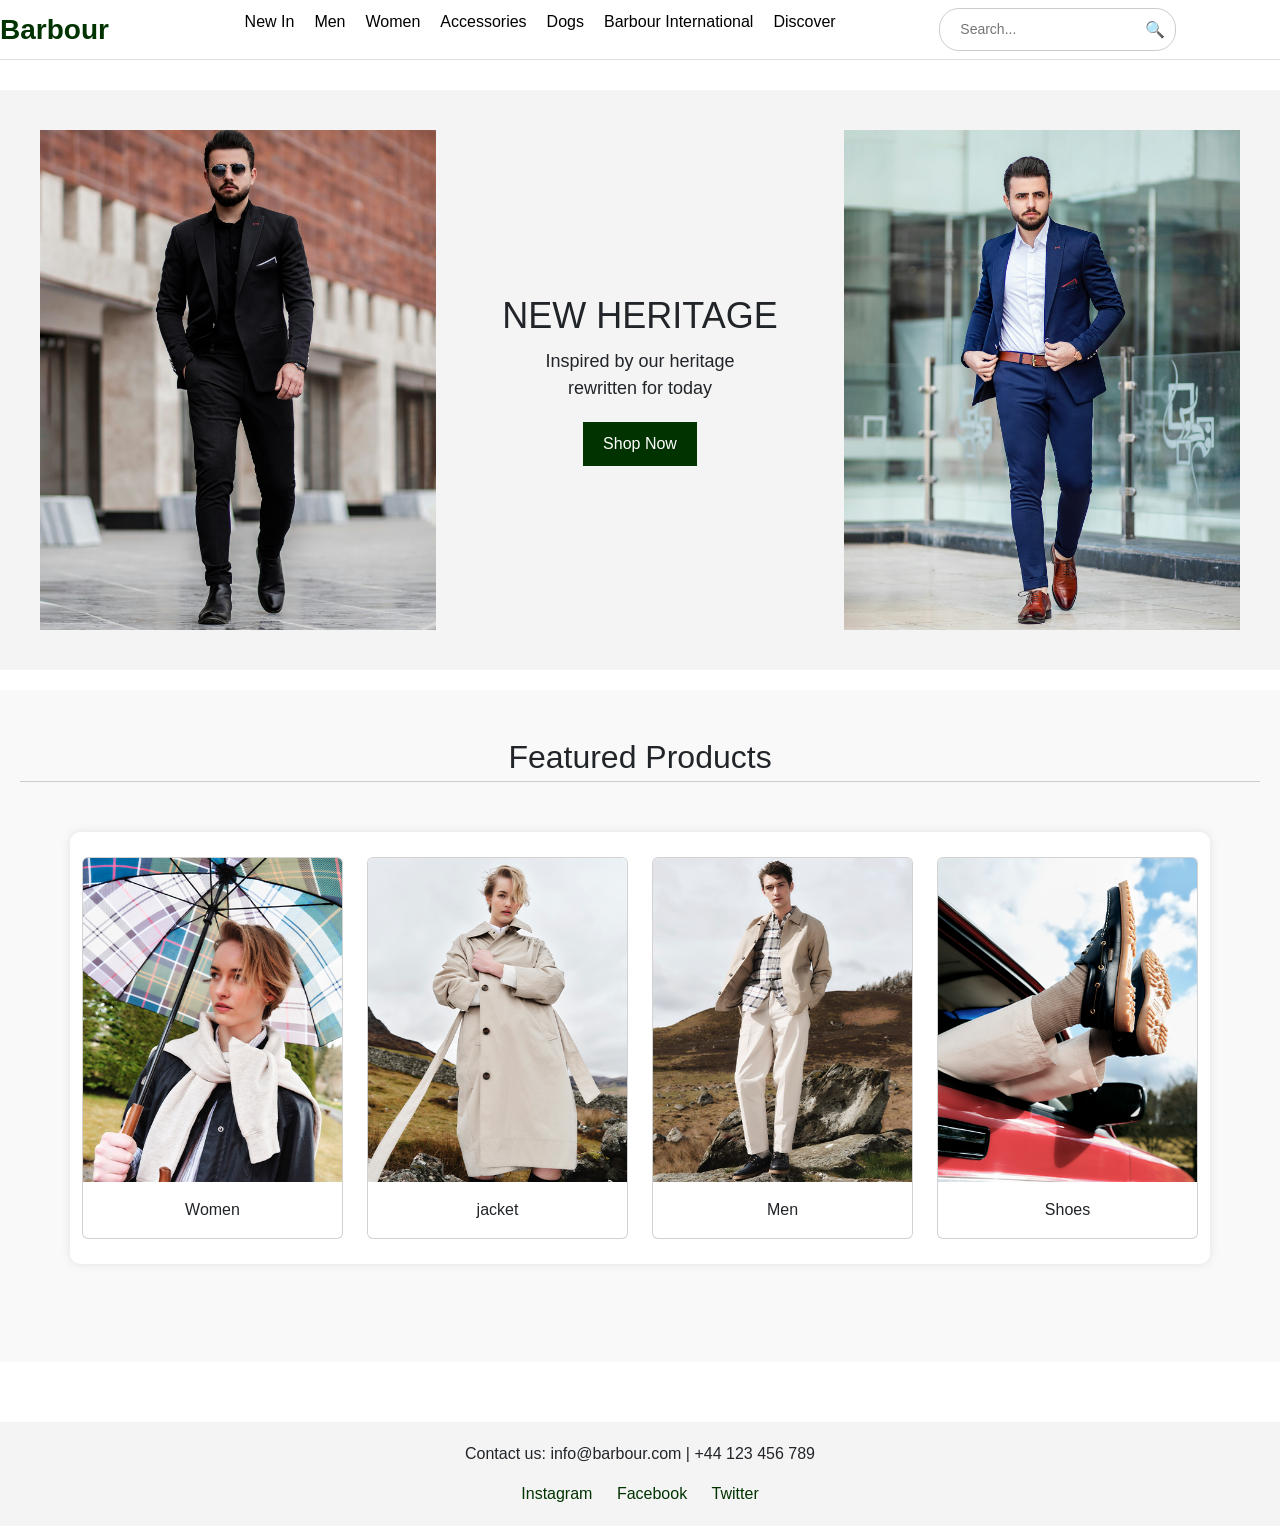
<file: index.html>
<!DOCTYPE html>
<html lang="en">
<head>
  <meta charset="UTF-8">
  <meta name="viewport" content="width=device-width, initial-scale=1.0">
  <title>Barbour - New Heritage</title>
  <link rel="stylesheet" href="style.css">

  <!-- Bootstrap CSS -->
<link href="https://cdn.jsdelivr.net/npm/bootstrap@5.3.2/dist/css/bootstrap.min.css" rel="stylesheet">

</head>
<body>
  <!-- Navigation Bar -->
  <header class="navbar">
    <div class="logo">Barbour</div>
    <nav>
      <ul>
        <li><a href="#">New In</a></li>
        <li><a href="#">Men</a></li>
        <li><a href="#">Women</a></li>
        <li><a href="#">Accessories</a></li>
        <li><a href="#">Dogs</a></li>
        <li><a href="#">Barbour International</a></li>
        <li><a href="#">Discover</a></li>
      </ul>
    </nav>
    <div class="search-bar">
  <input type="text" placeholder="Search...">
  <button type="submit">&#128269;</button>
</div>
<nav>
 
  

  </header>

  <!-- Hero Section -->
  <section class="hero">
    <div class="hero-image left"></div>
    <div class="hero-text">
      <h1>NEW HERITAGE</h1>
      <p>Inspired by our heritage<br>rewritten for today</p>
      <a href="#" class="shop-btn">Shop Now</a>
    </div>
    <div class="hero-image right"></div>
  </section>

  <section class="featured-products text-center py-5">
    <h2 class="mb-4">Featured Products</h2>
    <div class="container">
      <div class="row g-4">
        <div class="col-12 col-sm-6 col-lg-3">
          <div class="card h-100">
            <img src="WOMENS_ACCESSORIES_1.webp" class="card-img-top" alt="Product 1">
            <div class="card-body">
              <p class="card-text">Women</p>
            </div>
          </div>
        </div>
        <div class="col-12 col-sm-6 col-lg-3">
          <div class="card h-100">
            <img src="WOMENS_JACKET_DROP_ONE.webp" class="card-img-top" alt="Product 2">
            <div class="card-body">
              <p class="card-text">jacket</p>
            </div>
          </div>
        </div>
        <div class="col-12 col-sm-6 col-lg-3">
          <div class="card h-100">
            <img src="MENS_JACKETS.webp" class="card-img-top" alt="Product 3">
            <div class="card-body">
              <p class="card-text">Men</p>
            </div>
          </div>
        </div>
        <div class="col-12 col-sm-6 col-lg-3">
          <div class="card h-100">
            <img src="SS25_FOOTWEAR.webp" class="card-img-top" alt="Product 4">
            <div class="card-body">
              <p class="card-text">Shoes</p>
            </div>
          </div>
        </div>
      </div>
    </div>
  </section>




</body>
</html>

  
  

  <!-- Footer -->
  <footer>
    <p>Contact us: info@barbour.com | +44 123 456 789</p>
    <div class="socials">
      <a href="#">Instagram</a>
      <a href="#">Facebook</a>
      <a href="#">Twitter</a>
    </div>
  </footer>
  
  <!-- Bootstrap JS Bundle with Popper -->
<script src="https://cdn.jsdelivr.net/npm/bootstrap@5.3.2/dist/js/bootstrap.bundle.min.js"></script>


</body>
</html>
</file>
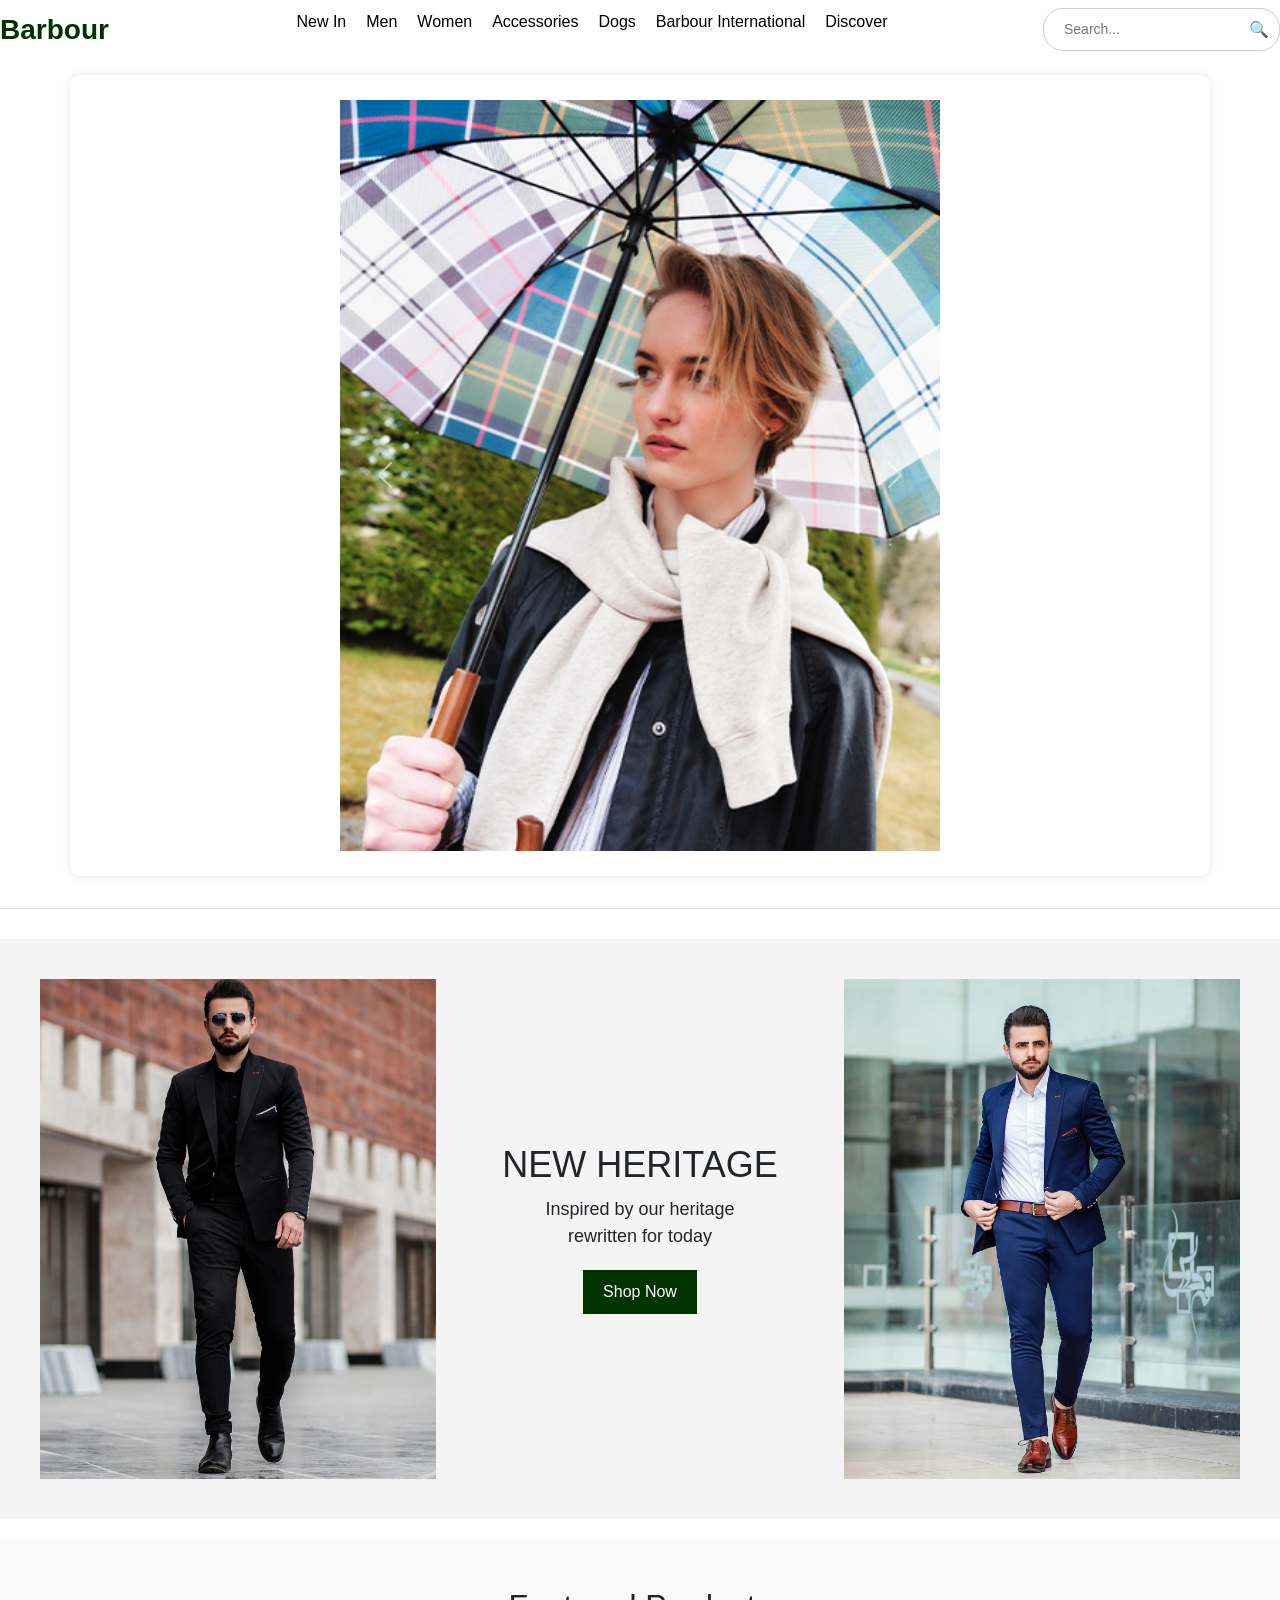
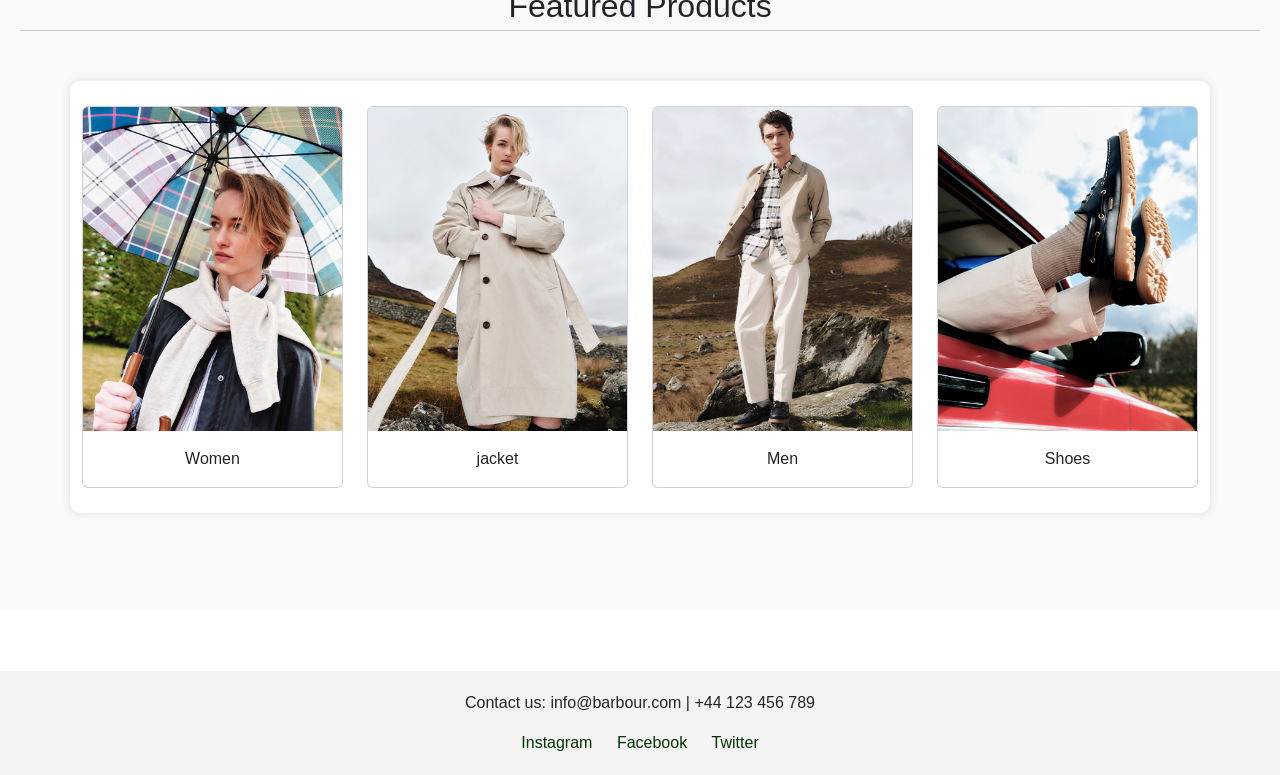
<file: bootstrap.html>
<!DOCTYPE html>
<html lang="en">
<head>
  <meta charset="UTF-8">
  <meta name="viewport" content="width=device-width, initial-scale=1.0">
  <title>Barbour - New Heritage</title>
  <link rel="stylesheet" href="style.css">

  <!-- Bootstrap CSS -->
<link href="https://cdn.jsdelivr.net/npm/bootstrap@5.3.2/dist/css/bootstrap.min.css" rel="stylesheet">

</head>
<body>
  <!-- Navigation Bar -->
  <header class="navbar">
    <div class="logo">Barbour</div>
    <nav>
      <ul>
        <li><a href="#">New In</a></li>
        <li><a href="#">Men</a></li>
        <li><a href="#">Women</a></li>
        <li><a href="#">Accessories</a></li>
        <li><a href="#">Dogs</a></li>
        <li><a href="#">Barbour International</a></li>
        <li><a href="#">Discover</a></li>
      </ul>
    </nav>
    <div class="search-bar">
  <input type="text" placeholder="Search...">
  <button type="submit">&#128269;</button>
</div>


<div class="container d-flex justify-content-center my-4">
    <div id="homeCarousel" class="carousel slide w-100" style="max-width: 600px;" data-bs-ride="carousel" data-bs-interval="3000">
      <div class="carousel-inner">
        <div class="carousel-item active">
          <img src="WOMENS_ACCESSORIES_1.webp" class="d-block w-100" alt="Slide 1">
        </div>
        <div class="carousel-item">
          <img src="SS25_FOOTWEAR.webp" class="d-block w-100" alt="Slide 2">
        </div>
        <div class="carousel-item">
          <img src="MENS_JACKETS.webp" class="d-block w-100" alt="Slide 3">
        </div>
      </div>
  
      <!-- Carousel controls -->
      <button class="carousel-control-prev" type="button" data-bs-target="#homeCarousel" data-bs-slide="prev">
        <span class="carousel-control-prev-icon" aria-hidden="true"></span>
        <span class="visually-hidden">Previous</span>
      </button>
      <button class="carousel-control-next" type="button" data-bs-target="#homeCarousel" data-bs-slide="next">
        <span class="carousel-control-next-icon" aria-hidden="true"></span>
        <span class="visually-hidden">Next</span>
      </button>
    </div>
  </div>
  
  

  </header>

  <!-- Hero Section -->
  <section class="hero">
    <div class="hero-image left"></div>
    <div class="hero-text">
      <h1>NEW HERITAGE</h1>
      <p>Inspired by our heritage<br>rewritten for today</p>
      <a href="#" class="shop-btn">Shop Now</a>
    </div>
    <div class="hero-image right"></div>
  </section>

  <section class="featured-products text-center py-5">
    <h2 class="mb-4">Featured Products</h2>
    <div class="container">
      <div class="row g-4">
        <div class="col-12 col-sm-6 col-lg-3">
          <div class="card h-100">
            <img src="WOMENS_ACCESSORIES_1.webp" class="card-img-top" alt="Product 1">
            <div class="card-body">
              <p class="card-text">Women</p>
            </div>
          </div>
        </div>
        <div class="col-12 col-sm-6 col-lg-3">
          <div class="card h-100">
            <img src="WOMENS_JACKET_DROP_ONE.webp" class="card-img-top" alt="Product 2">
            <div class="card-body">
              <p class="card-text">jacket</p>
            </div>
          </div>
        </div>
        <div class="col-12 col-sm-6 col-lg-3">
          <div class="card h-100">
            <img src="MENS_JACKETS.webp" class="card-img-top" alt="Product 3">
            <div class="card-body">
              <p class="card-text">Men</p>
            </div>
          </div>
        </div>
        <div class="col-12 col-sm-6 col-lg-3">
          <div class="card h-100">
            <img src="SS25_FOOTWEAR.webp" class="card-img-top" alt="Product 4">
            <div class="card-body">
              <p class="card-text">Shoes</p>
            </div>
          </div>
        </div>
      </div>
    </div>
  </section>
  
  

  <!-- Footer -->
  <footer>
    <p>Contact us: info@barbour.com | +44 123 456 789</p>
    <div class="socials">
      <a href="#">Instagram</a>
      <a href="#">Facebook</a>
      <a href="#">Twitter</a>
    </div>
  </footer>

  <!-- Bootstrap JS Bundle with Popper -->
<script src="https://cdn.jsdelivr.net/npm/bootstrap@5.3.2/dist/js/bootstrap.bundle.min.js"></script>

</body>
</html>
</file>
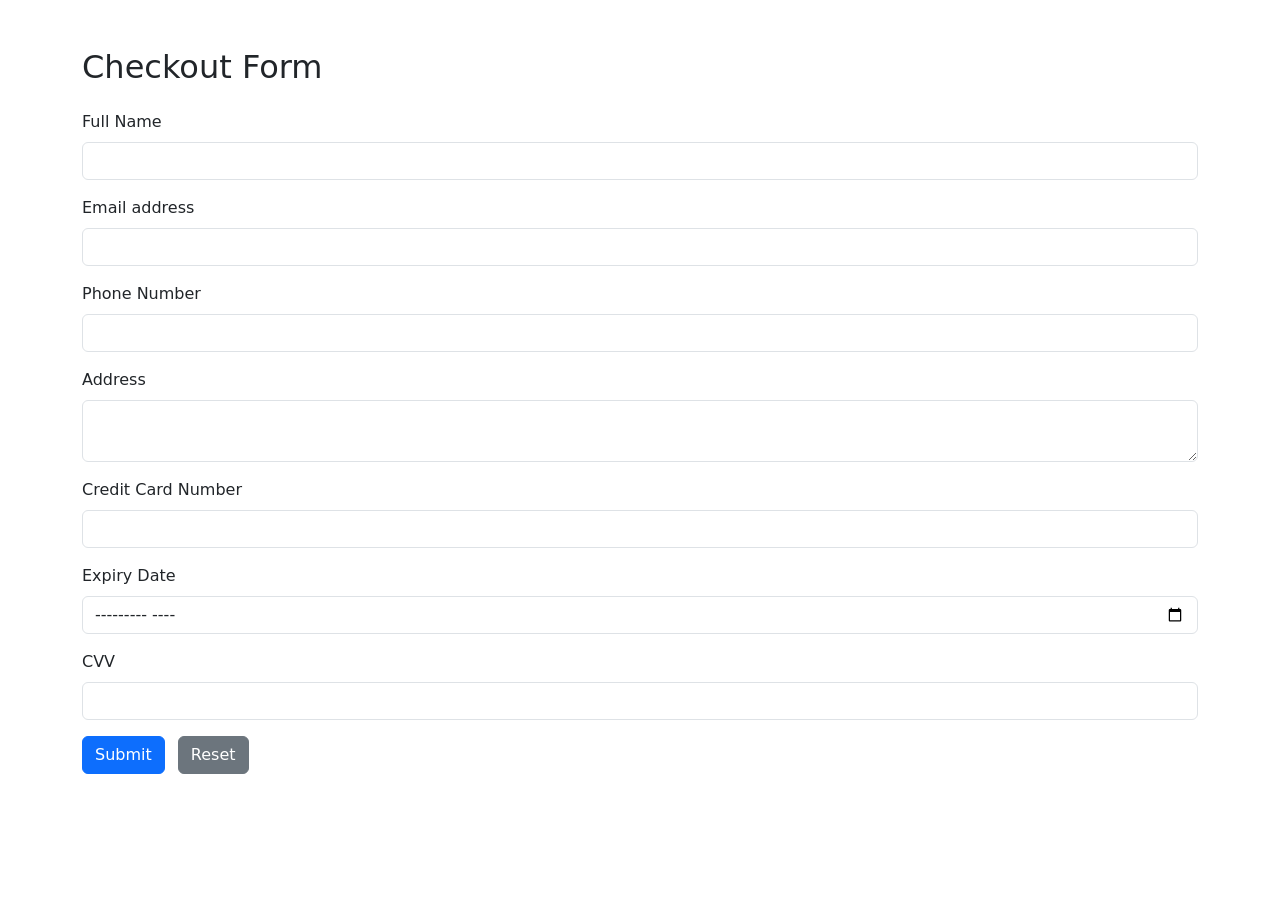
<file: Checkoutpage.html>
<!DOCTYPE html>
<html lang="en">
<head>
  <meta charset="UTF-8">
  <title>Checkout Page</title>
  <link href="https://cdn.jsdelivr.net/npm/bootstrap@5.3.3/dist/css/bootstrap.min.css" rel="stylesheet">
  <style>
    .error {
      color: red;
      font-size: 0.9rem;
    }
    .is-invalid {
      border-color: red;
    }
  </style>
</head>
<body>
<div class="container mt-5">
  <h2 class="mb-4">Checkout Form</h2>
  <form id="checkoutForm" novalidate>
    <!-- Full Name -->
    <div class="mb-3">
      <label for="fullName" class="form-label">Full Name</label>
      <input type="text" class="form-control" id="fullName" name="fullName" required pattern="^[A-Za-z\s]+$">
      <div class="error" id="nameError"></div>
    </div>

    <!-- Email -->
    <div class="mb-3">
      <label for="email" class="form-label">Email address</label>
      <input type="email" class="form-control" id="email" name="email" required>
      <div class="error" id="emailError"></div>
    </div>

    <!-- Phone Number -->
    <div class="mb-3">
      <label for="phone" class="form-label">Phone Number</label>
      <input type="text" class="form-control" id="phone" name="phone" required pattern="^\d{10,15}$">
      <div class="error" id="phoneError"></div>
    </div>

    <!-- Address -->
    <div class="mb-3">
      <label for="address" class="form-label">Address</label>
      <textarea class="form-control" id="address" name="address" rows="2" required></textarea>
      <div class="error" id="addressError"></div>
    </div>

    <!-- Credit Card Number -->
    <div class="mb-3">
      <label for="cardNumber" class="form-label">Credit Card Number</label>
      <input type="text" class="form-control" id="cardNumber" name="cardNumber" required pattern="^\d{16}$">
      <div class="error" id="cardError"></div>
    </div>

    <!-- Expiry Date -->
    <div class="mb-3">
      <label for="expiryDate" class="form-label">Expiry Date</label>
      <input type="month" class="form-control" id="expiryDate" name="expiryDate" required>
      <div class="error" id="expiryError"></div>
    </div>

    <!-- CVV -->
    <div class="mb-3">
      <label for="cvv" class="form-label">CVV</label>
      <input type="text" class="form-control" id="cvv" name="cvv" required pattern="^\d{3}$">
      <div class="error" id="cvvError"></div>
    </div>

    <button type="submit" class="btn btn-primary">Submit</button>
    <button type="reset" class="btn btn-secondary ms-2">Reset</button>
  </form>

  <div class="alert alert-success mt-4 d-none" id="successMessage">
    Form submitted successfully!
  </div>
</div>

<script>
  const form = document.getElementById('checkoutForm');
  const successMessage = document.getElementById('successMessage');

  form.addEventListener('submit', function (e) {
    e.preventDefault();

    let isValid = true;

    const fields = [
      { id: "fullName", error: "nameError", message: "Please enter a valid name (alphabets only)." },
      { id: "email", error: "emailError", message: "Please enter a valid email." },
      { id: "phone", error: "phoneError", message: "Enter a valid phone number (10-15 digits)." },
      { id: "address", error: "addressError", message: "Address is required." },
      { id: "cardNumber", error: "cardError", message: "Card number must be 16 digits." },
      { id: "cvv", error: "cvvError", message: "CVV must be exactly 3 digits." }
    ];

    // Clear previous errors
    fields.forEach(f => {
      document.getElementById(f.id).classList.remove('is-invalid');
      document.getElementById(f.error).textContent = '';
    });

    // Validate each field
    fields.forEach(f => {
      const input = document.getElementById(f.id);
      if (!input.checkValidity()) {
        input.classList.add('is-invalid');
        document.getElementById(f.error).textContent = f.message;
        isValid = false;
      }
    });

    // Check expiry date
    const expiryInput = document.getElementById('expiryDate');
    const expiryError = document.getElementById('expiryError');
    const today = new Date();
    const selected = new Date(expiryInput.value + "-01");

    expiryInput.classList.remove('is-invalid');
    expiryError.textContent = "";

    if (selected <= today) {
      expiryInput.classList.add('is-invalid');
      expiryError.textContent = "Expiry date must be in the future.";
      isValid = false;
    }

    if (isValid) {
      successMessage.classList.remove("d-none");
      form.reset();
    } else {
      successMessage.classList.add("d-none");
    }
  });
</script>
</body>
</html>
</file>
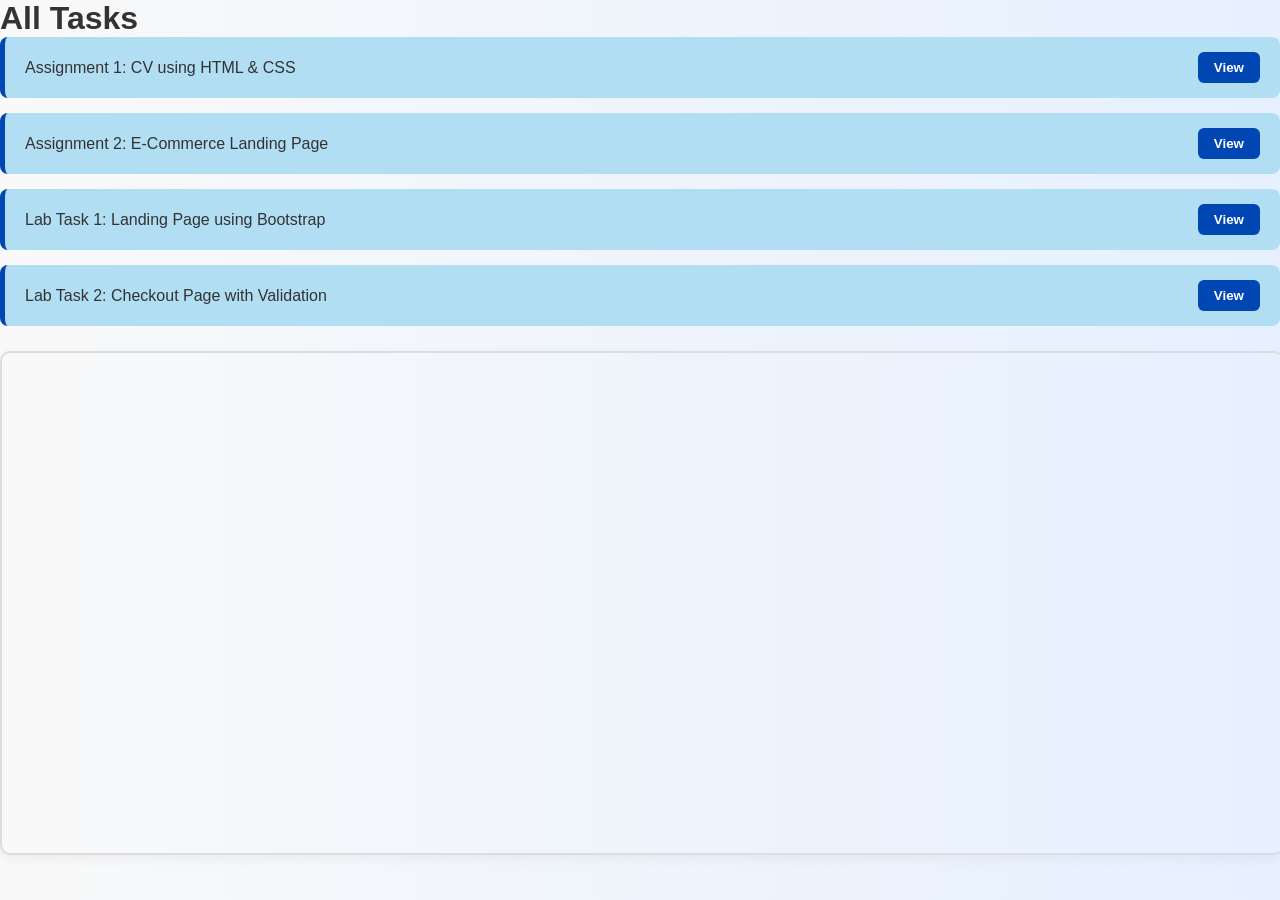
<file: copytask.html>
<!DOCTYPE html>
<html lang="en">
<head>
  <meta charset="UTF-8">
  <title>All Tasks</title>
  <style>
    body {
      margin: 0;
      padding: 0;
      font-family: 'Segoe UI', Tahoma, Geneva, Verdana, sans-serif;
      background: linear-gradient(to right, #f9f9f9, #e6f0ff);
      color: #333;
    }

    header {
      background-color: #003366;
      color: white;
      padding: 20px;
      text-align: center;
      box-shadow: 0 4px 8px rgba(0,0,0,0.2);
    }

    .container {
      max-width: 1000px;
      margin: 30px auto;
      padding: 20px;
      background: white;
      border-radius: 12px;
      box-shadow: 0 10px 25px rgba(0, 0, 0, 0.1);
    }

    h1 {
      margin: 0;
    }

    .task-list {
      display: flex;
      flex-direction: column;
      gap: 15px;
      margin-bottom: 25px;
    }

    .task {
      display: flex;
      justify-content: space-between;
      align-items: center;
      background: #b1def3;
      padding: 15px 20px;
      border-left: 5px solid #0047b3;
      border-radius: 8px;
      transition: transform 0.2s ease, box-shadow 0.2s ease;
    }

    .task:hover {
      transform: scale(1.01);
      box-shadow: 0 4px 10px rgba(0,0,0,0.1);
    }

    .task span {
      font-weight: 500;
      font-size: 16px;
    }

    .task button {
      background-color: #0047b3;
      color: white;
      border: none;
      padding: 8px 16px;
      border-radius: 6px;
      cursor: pointer;
      font-weight: bold;
      transition: background-color 0.3s ease;
    }

    .task button:hover {
      background-color: #c61212;
    }

    iframe {
      width: 100%;
      height: 500px;
      border: 2px solid #ddd;
      border-radius: 10px;
      box-shadow: 0 4px 12px rgba(0,0,0,0.05);
    }
  </style>
</head>
<body>

  <h1>All Tasks</h1>

  <div class="task-list">
    <div class="task">
      Assignment 1: CV using HTML & CSS
      <button onclick="loadTask('CV.html')">View</button>
    </div>
    <div class="task">
      Assignment 2: E-Commerce Landing Page
      <button onclick="loadTask('index.html')">View</button>
    </div>
    <div class="task">
      Lab Task 1: Landing Page using Bootstrap
      <button onclick="loadTask('bootstrap.html')">View</button>
    </div>
    <div class="task">
      Lab Task 2: Checkout Page with Validation
      <button onclick="loadTask('Checkoutpage.html')">View</button>
    </div>
  </div>

  <iframe id="taskFrame" src="" title="All Task"></iframe>

  <script>
    function loadTask(path) {
      document.getElementById('taskFrame').src = path;
    }
  </script>

</body>
</html>
</file>
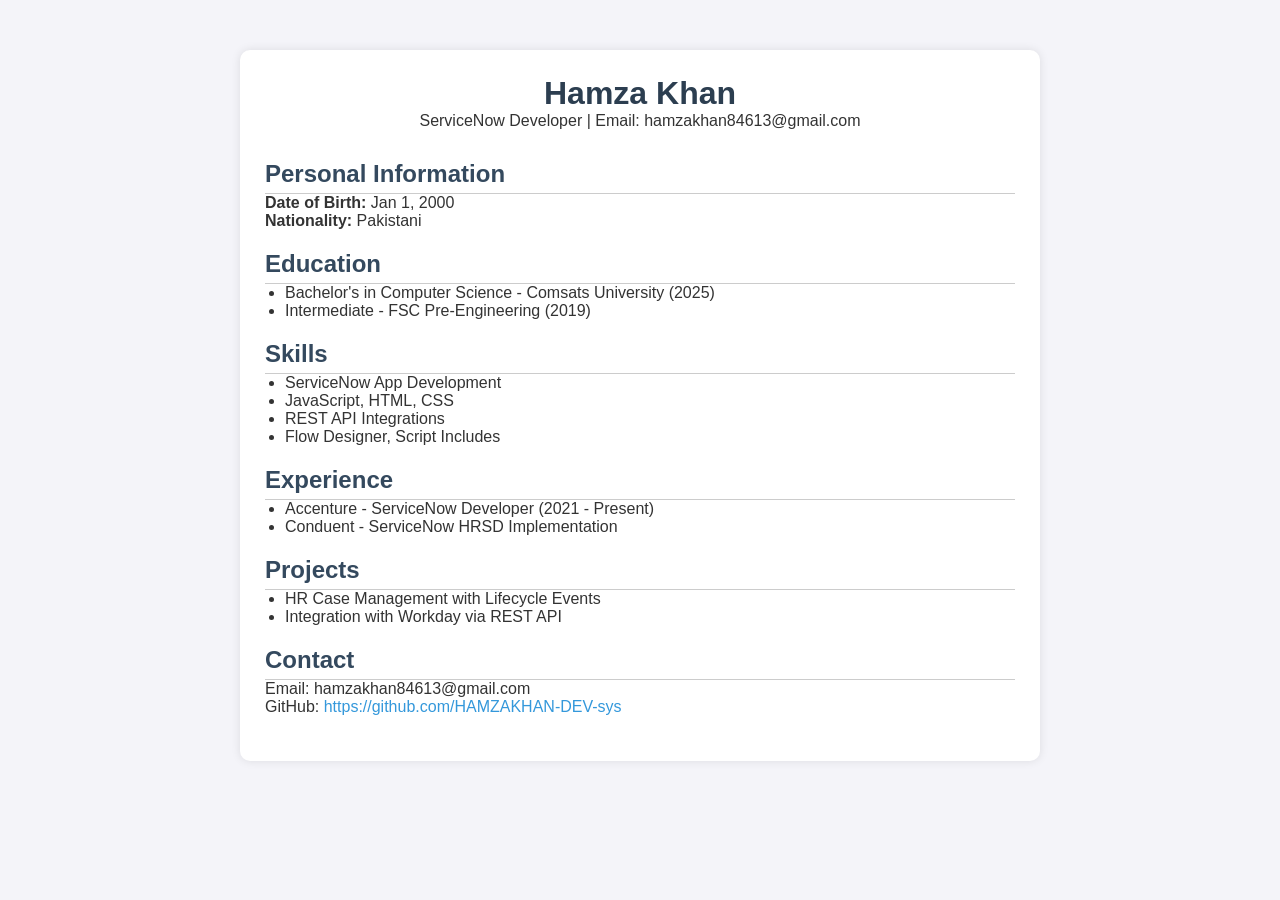
<file: CV.html>
<!DOCTYPE html>
<html lang="en">
<head>
  <meta charset="UTF-8">
  <meta name="viewport" content="width=device-width, initial-scale=1.0">
  <title>My CV</title>
  <link rel="stylesheet" href="style.css">
</head>
<body>
  <div class="container">
    <header>
      <h1>Hamza Khan</h1>
      <p>ServiceNow Developer | Email: hamzakhan84613@gmail.com</p>
    </header>

    <section>
      <h2>Personal Information</h2>
      <p><strong>Date of Birth:</strong> Jan 1, 2000</p>
      <p><strong>Nationality:</strong> Pakistani</p>
    </section>

    <section>
      <h2>Education</h2>
      <ul>
        <li>Bachelor's in Computer Science - Comsats University (2025)</li>
        <li>Intermediate - FSC Pre-Engineering (2019)</li>
      </ul>
    </section>

    <section>
      <h2>Skills</h2>
      <ul>
        <li>ServiceNow App Development</li>
        <li>JavaScript, HTML, CSS</li>
        <li>REST API Integrations</li>
        <li>Flow Designer, Script Includes</li>
      </ul>
    </section>

    <section>
      <h2>Experience</h2>
      <ul>
        <li>Accenture - ServiceNow Developer (2021 - Present)</li>
        <li>Conduent - ServiceNow HRSD Implementation</li>
      </ul>
    </section>

    <section>
      <h2>Projects</h2>
      <ul>
        <li>HR Case Management with Lifecycle Events</li>
        <li>Integration with Workday via REST API</li>
      </ul>
    </section>

    <section>
      <h2>Contact</h2>
      <p>Email: hamzakhan84613@gmail.com</p>
      <p>GitHub: <a href="https://github.com/HAMZAKHAN-DEV-sys">https://github.com/HAMZAKHAN-DEV-sys</a></p>
    </section>
  </div>
</body>
</html>
</file>
<file: style.css>
* {
    margin: 0;
    padding: 0;
    box-sizing: border-box;
    font-family: Arial, sans-serif;
  }
  
  body {
    background: #fff;
    color: #000;
  }
  
  .navbar {
    display: flex;
    justify-content: space-between;
    align-items: center;
    padding: 20px 40px;
    border-bottom: 1px solid #ddd;
  }
  
  .navbar .logo {
    font-size: 28px;
    font-weight: bold;
    color: #003300;
    align-items: center;
  }
  
  .navbar ul {
    list-style: none;
    display: flex;
    gap: 20px;
  }
  
  .navbar a {
    text-decoration: none;
    color: black;
    font-weight: 500;
  }
  
  .search-icon {
    font-size: 18px;
  }
  
  .hero {
    display: flex;
    align-items: center;
    justify-content: space-between;
    padding: 40px;
    background: #f4f4f4;
  }
  
  .hero-image {
    width: 33%;
    height: 500px;
    background-size: cover;
    background-position: center;
  }
  
  .hero-image.left {
    background-image: url('image-left.jpeg'); 
  }
  
  .hero-image.right {
    background-image: url('left.jpeg'); 
  }
  
  .hero-text {
    text-align: center;
    width: 33%;
  }
  
  .hero-text h1 {
    font-size: 36px;
    margin-bottom: 10px;
  }
  
  .hero-text p {
    font-size: 18px;
    margin-bottom: 20px;
  }
  
  .shop-btn {
    display: inline-block;
    background: #003300;
    color: white;
    padding: 10px 20px;
    text-decoration: none;
  }
  
  .featured-products {
    text-align: center;
    padding: 40px 20px;
    background: #f9f9f9;
  }
  
  .product-grid {
    display: flex;
    gap: 20px;
    justify-content: center;
    flex-wrap: wrap;
    margin-top: 20px;
  }
  
  .product-card {
    background: #eaeaea;
    padding: 20px;
    border-radius: 15px;
    width: 200px;
    text-align: center;
    transition: 0.3s;
  }
  
  .product-card img {
    width: 100%;
    border-radius: 10px;
    margin-bottom: 10px;
  }
  
  
  footer {
    background: #f4f4f4;
    padding: 20px 40px;
    text-align: center;
    margin-top: 60px;
  }
  
  footer .socials a {
    margin: 0 10px;
    text-decoration: none;
    color: #003300;
  }
  .search-bar {
    display: flex;
    align-items: center;
    border: 1px solid #ccc;
    border-radius: 20px;
    padding: 5px 10px;
    background: white;
  }
  
  .search-bar input {
    border: none;
    outline: none;
    padding: 5px 10px;
    font-size: 14px;
    background: transparent;
  }
  
  .search-bar button {
    background: none;
    border: none;
    cursor: pointer;
    font-size: 16px;
  }
  body {
    font-family: 'Segoe UI', sans-serif;
    margin: 0;
    padding: 0;
    background-color: #f4f4f9;
    color: #333;
  }
  
  .container {
    max-width: 800px;
    margin: 50px auto;
    padding: 25px;
    background-color: #fff;
    border-radius: 10px;
    box-shadow: 0px 0px 10px rgba(0,0,0,0.1);
    animation: fadeIn 1.5s ease-in;
  }
  
  header {
    text-align: center;
    margin-bottom: 30px;
  }
  
  header h1 {
    margin: 0;
    color: #2c3e50;
  }
  
  h2 {
    color: #34495e;
    border-bottom: 1px solid #ccc;
    padding-bottom: 5px;
  }
  
  section {
    margin-bottom: 20px;
  }
  
  ul {
    padding-left: 20px;
  }
  
  a {
    color: #3498db;
    text-decoration: none;
  }
  
  a:hover {
    text-decoration: underline;
  }
  
  /* CSS Feature: Animation */
  @keyframes fadeIn {
    0% {
      opacity: 0;
      transform: translateY(30px);
    }
    100% {
      opacity: 1;
      transform: translateY(0);
    }
  }
</file>
